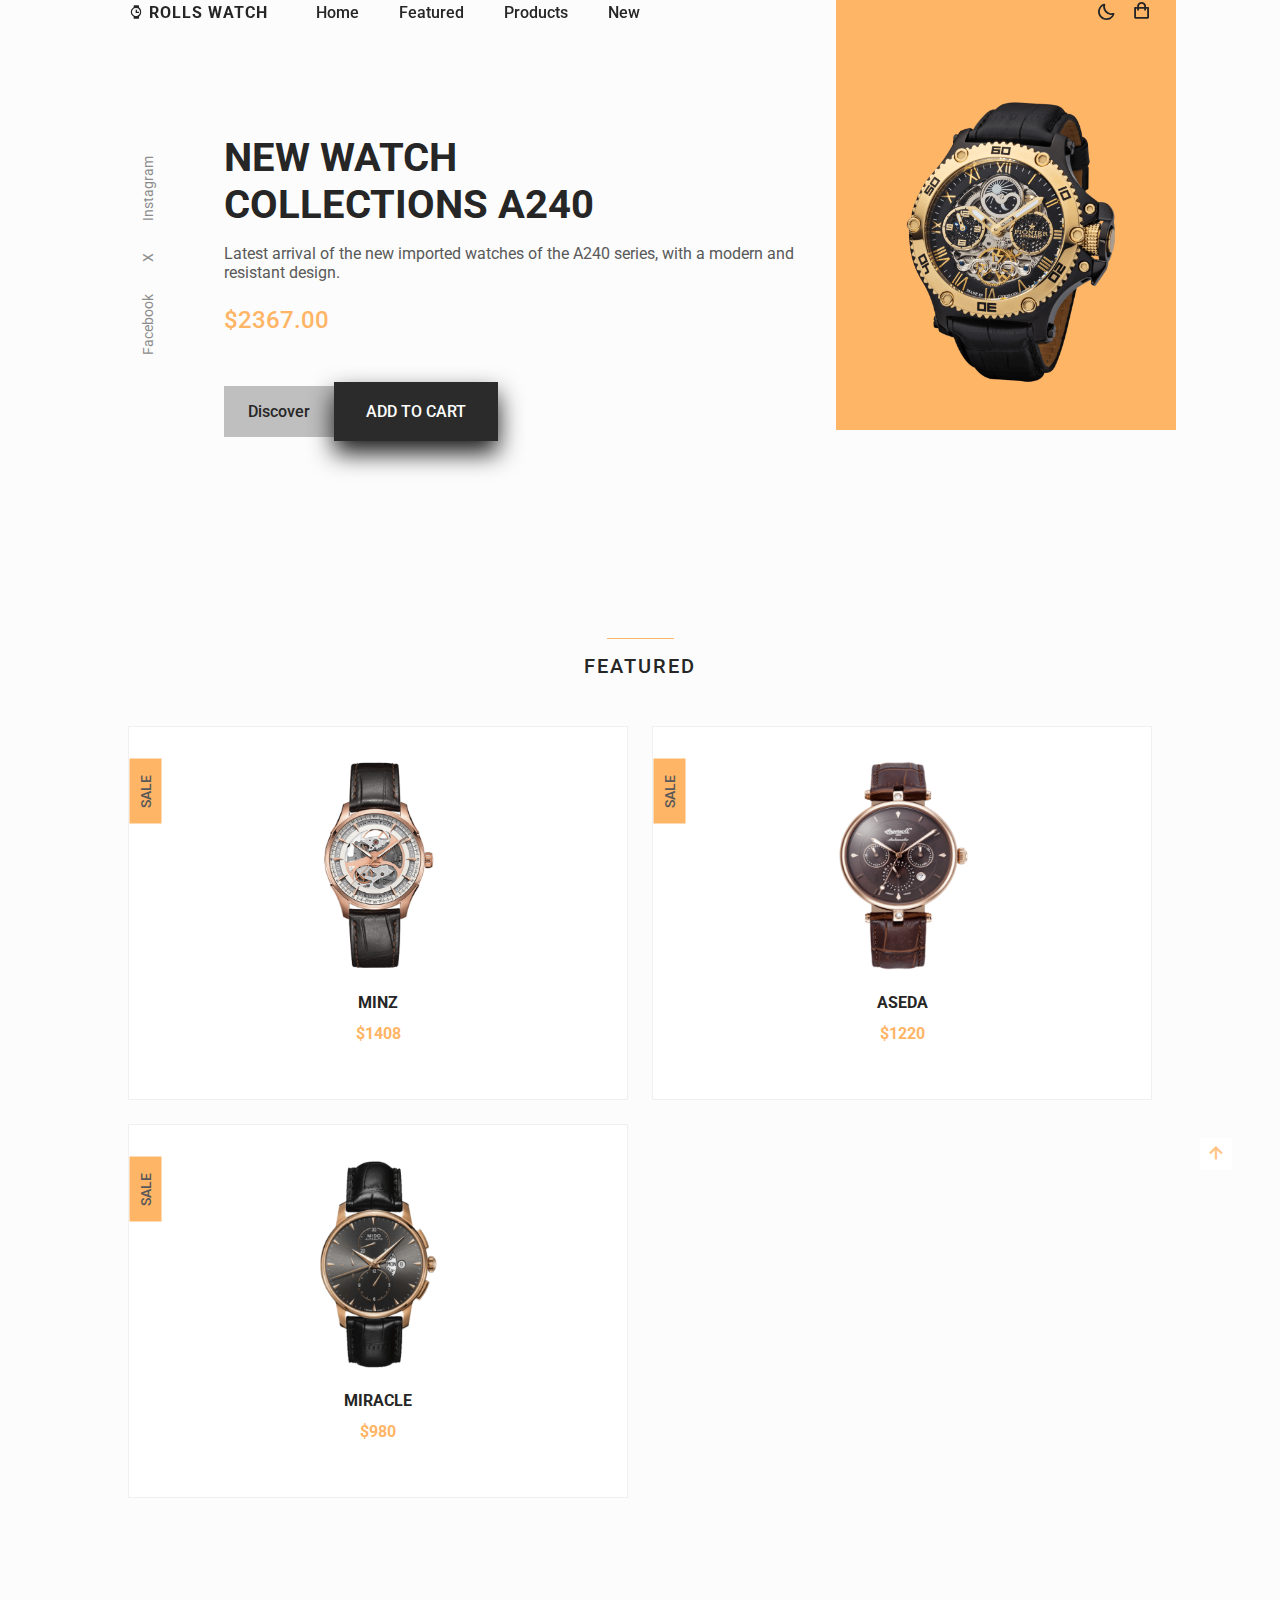
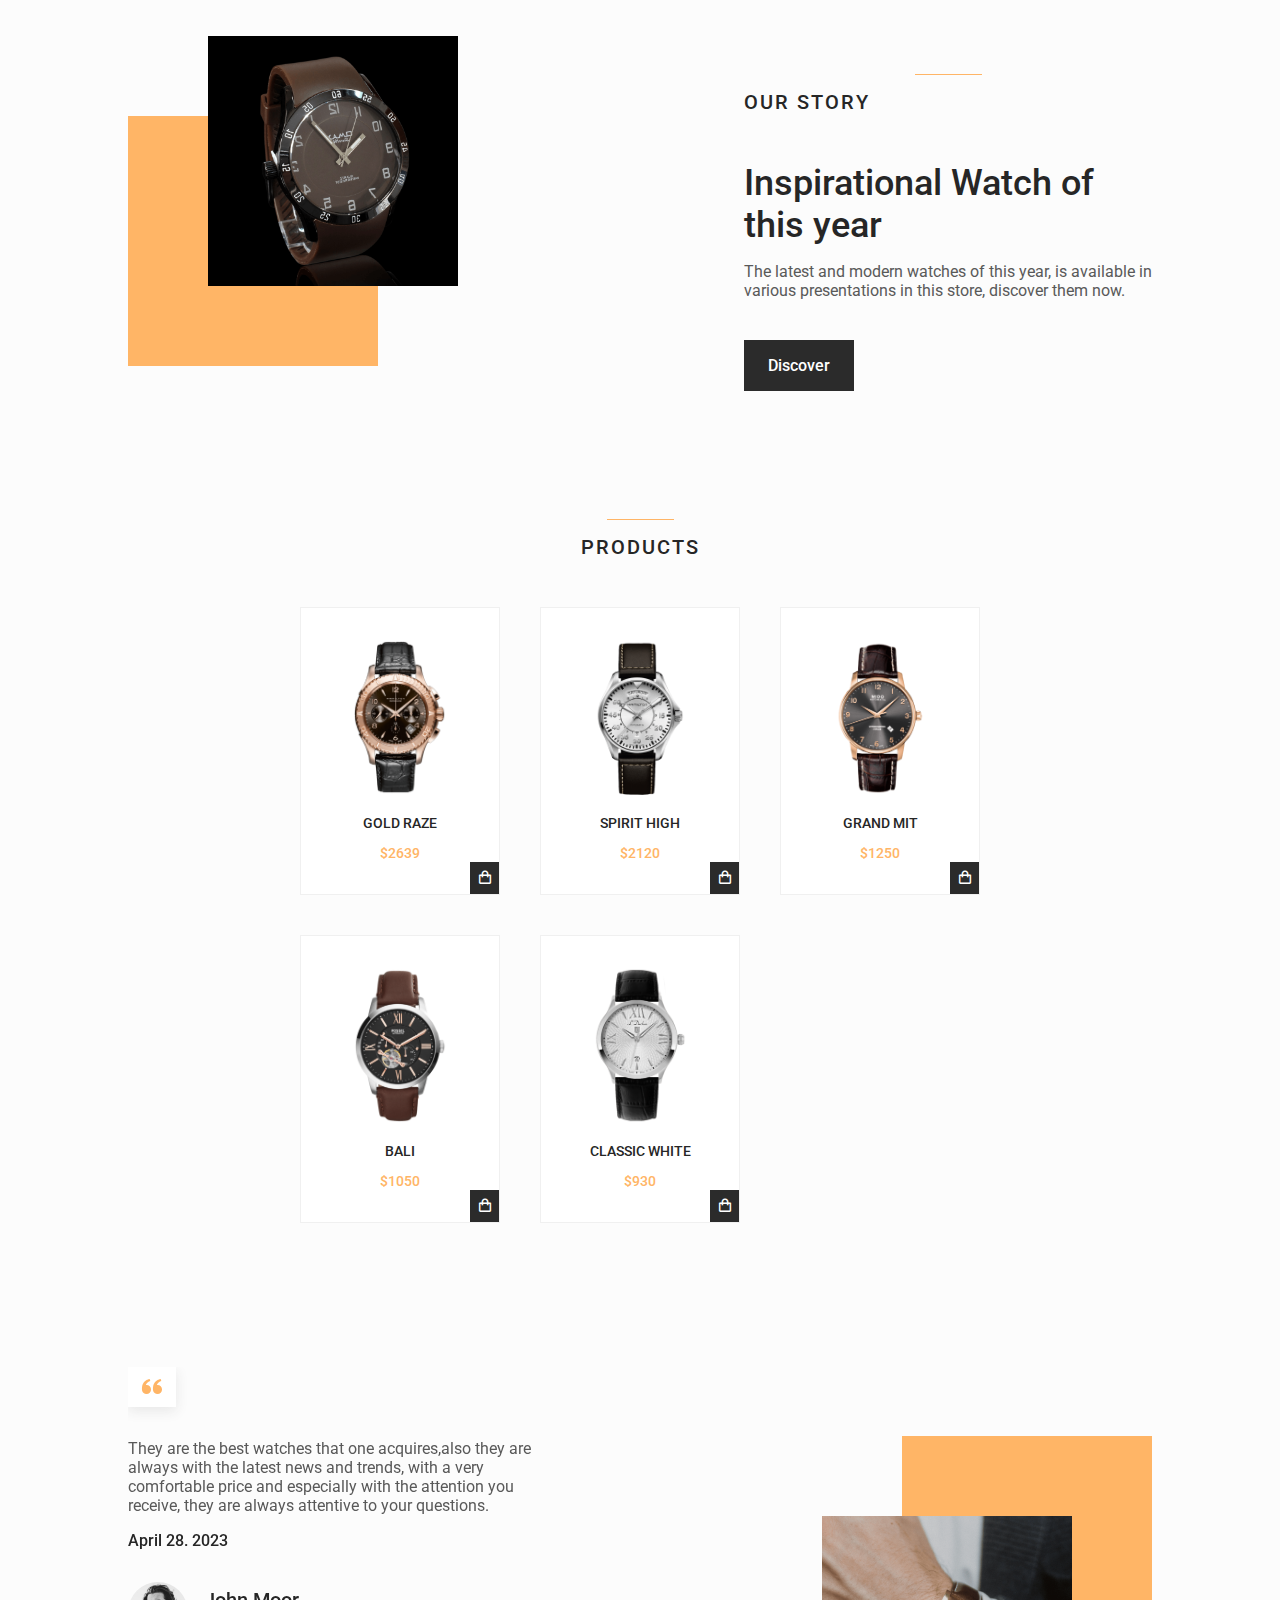
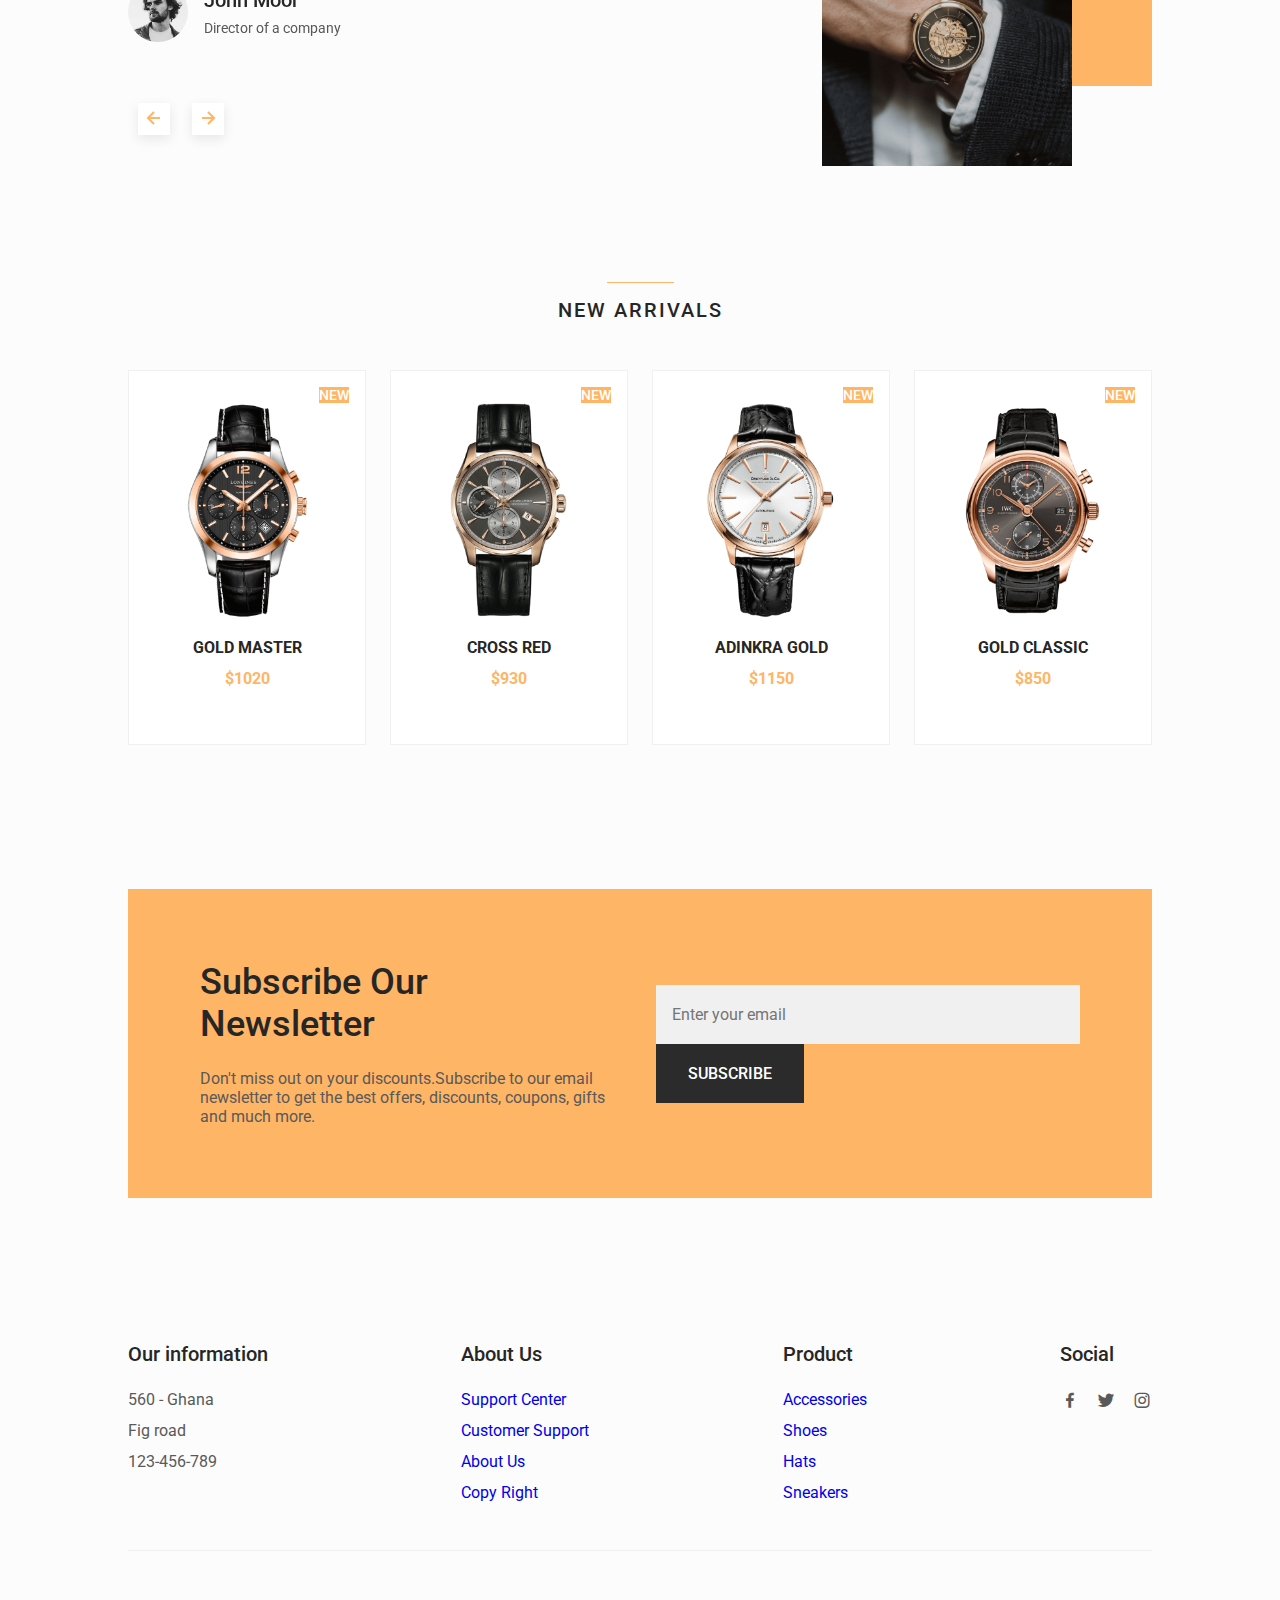
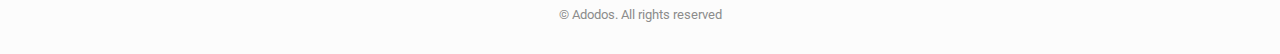
<file: index.html>
<!DOCTYPE html>
<html lang="en">
  <head>
    <meta charset="UTF-8" />
    <meta name="viewport" content="width=device-width, initial-scale=1.0" />

    <!--================= FAVICON ======================-->
    <link
      rel="shortcut icon"
      href="./assets/img/favicon.png"
      type="image/x-icon"
    />

    <!--================= BOXICONS ======================-->
    <link
      rel="stylesheet"
      href="https://cdn.jsdelivr.net/npm/boxicons@latest/css/boxicons.min.css"
    />

    <!--================= SWIPER CSS ======================-->

    <link
      rel="stylesheet"
      href="https://cdn.jsdelivr.net/npm/swiper@11/swiper-bundle.min.css"
    />

    <!--================= CSS ======================-->
    <link rel="stylesheet" href="./assets/css/styles.css" />
    <title>ROLLS WATCHES</title>
  </head>
  <body>
    <!--================= HEADER ======================-->

    <header class="header" id="header">
      <nav class="nav container">
        <a href="#" class="nav_logo"><i class="bx bxs-watch"></i>Rolls Watch</a>
        <div class="nav_menu" id="nav-menu">
          <ul class="nav_list">
            <li class="nav_item">
              <a href="#home" class="nav_link">Home</a>
            </li>
            <li class="nav_item">
              <a href="#featured" class="nav_link">Featured</a>
            </li>
            <li class="nav_item">
              <a href="#products" class="nav_link">Products</a>
            </li>
            <li class="nav_item"><a href="#new" class="nav_link">New</a></li>
          </ul>
          <div class="nav_close" id="nav-close"><i class="bx bx-x"></i></div>
        </div>

        <div class="nav_btns">
          <!-- Theme change button -->
          <i class="bx bx-moon change-theme" id="theme-button"></i>

          <div class="nav_shop" id="cart-shop">
            <i class="bx bx-shopping-bag"></i>
          </div>

          <div class="nav_toggle" id="nav-toggle">
            <i class="bx bx-grid-alt"></i>
          </div>
        </div>
      </nav>
    </header>

    <!--================= CART ======================-->

    <div class="cart" id="cart">
      <i class="bx bx-x cart_close" id="cart-close"></i>

      <h2 class="cart_title-center">My Cart</h2>

      <div class="cart_container">
        <article class="cart_card">
          <div class="ca">
            <img src="./assets/img/featured1.png" alt="" class="cart_img" />
          </div>
          <div class="cart_details">
            <h3 class="cart_title">Minz</h3>
            <span class="cart_price">$1408</span>
            <div class="cart_amount">
              <div class="cart_amount-content">
                <span class="cart_amount-box">
                  <i class="'bx bx-minus"></i>
                </span>
                <span class="cart_amount-number">1</span>

                <span class="cart_amount-box">
                  <i class="'bx bx-plus"></i>
                </span>
              </div>

              <i class="bx bx-trash-alt cart_amount-trash"></i>
            </div>
          </div>
        </article>
        <article class="cart_card">
          <div class="ca">
            <img src="./assets/img/new1.png" alt="" class="cart_img" />
          </div>
          <div class="cart_details">
            <h3 class="cart_title">Gold Master</h3>
            <span class="cart_price">$1020</span>
            <div class="cart_amount">
              <div class="cart_amount-content">
                <span class="cart_amount-box">
                  <i class="'bx bx-minus"></i>
                </span>
                <span class="cart_amount-number">1</span>

                <span class="cart_amount-box">
                  <i class="'bx bx-plus"></i>
                </span>
              </div>

              <i class="bx bx-trash-alt cart_amount-trash"></i>
            </div>
          </div>
        </article>
        <article class="cart_card">
          <div class="ca">
            <img src="./assets/img/new2.png" alt="" class="cart_img" />
          </div>
          <div class="cart_details">
            <h3 class="cart_title">Miracle</h3>
            <span class="cart_price">$980</span>
            <div class="cart_amount">
              <div class="cart_amount-content">
                <span class="cart_amount-box">
                  <i class="'bx bx-minus"></i>
                </span>
                <span class="cart_amount-number">1</span>

                <span class="cart_amount-box">
                  <i class="'bx bx-plus"></i>
                </span>
              </div>

              <i class="bx bx-trash-alt cart_amount-trash"></i>
            </div>
          </div>
        </article>
      </div>
      <div class="cart_prices">
        <span class="cart_prices-item">3 items</span>
        <span class="cart_prices-total">$2880</span>
      </div>
    </div>

    <!--================= MAIN ======================-->

    <main class="main">
      <!--================= HOME ======================-->
      <section class="home" id="home">
        <div class="home_container container grid">
          <div class="home_img-bg">
            <img src="./assets/img/home.png" alt="" class="home_img" />
          </div>
          <div class="home_social">
            <a
              href="https://www.facebook.com/"
              target="_blank"
              class="home_social-link"
              >Facebook</a
            >
            <a
              href="https://twitter.com/home"
              target="_blank"
              class="home_social-link"
              >X</a
            >
            <a
              href="https://www.instagram.com/"
              target="_blank"
              class="home_social-link"
              >Instagram</a
            >
          </div>
          <div class="home_data">
            <h1 class="home_title">
              NEW WATCH <br />
              COLLECTIONS A240
            </h1>
            <p class="home_description">
              Latest arrival of the new imported watches of the A240 series,
              with a modern and resistant design.
            </p>

            <span class="home_price">$2367.00</span>

            <div class="home_btns">
              <a href="#" class="button button--gray button--small">
                Discover
              </a>
              <button class="button home_button">ADD TO CART</button>
            </div>
          </div>
        </div>
      </section>

      <!--================= FEATURED ======================-->
      <section class="featured section container" id="featured">
        <h2 class="section_title">Featured</h2>
        <div class="featured_container grid">
          <article class="featured_card">
            <span class="featured_tag">Sale</span>
            <img src="./assets/img/featured1.png" alt="" class="featured_img" />

            <div class="featured_data">
              <h3 class="featured_title">Minz</h3>
              <span class="featured_price">$1408</span>
            </div>
            <button class="button featured_button">ADD TO CART</button>
          </article>

          <article class="featured_card">
            <span class="featured_tag">Sale</span>
            <img src="./assets/img/featured2.png" alt="" class="featured_img" />

            <div class="featured_data">
              <h3 class="featured_title">Aseda</h3>
              <span class="featured_price">$1220</span>
            </div>
            <button class="button featured_button">ADD TO CART</button>
          </article>

          <article class="featured_card">
            <span class="featured_tag">Sale</span>
            <img src="./assets/img/featured3.png" alt="" class="featured_img" />

            <div class="featured_data">
              <h3 class="featured_title">Miracle</h3>
              <span class="featured_price">$980</span>
            </div>
            <button class="button featured_button">ADD TO CART</button>
          </article>
        </div>
      </section>

      <!--================= STORY ======================-->

      <section class="story section container">
        <div class="story_container grid">
          <div class="story_data">
            <h2 class="section_title story_section-title">Our Story</h2>
            <h1 class="story_title">Inspirational Watch of <br />this year</h1>
            <p class="story_description">
              The latest and modern watches of this year, is available in
              various presentations in this store, discover them now.
            </p>
            <a href="#" class="button button--small">Discover</a>
          </div>
          <div class="story_images">
            <img src="./assets/img/story.png" alt="" class="story_img" />
            <div class="story_square"></div>
          </div>
        </div>
      </section>

      <!--================= PRODUCTS ======================-->
      <section class="products section container" id="products">
        <h2 class="section_title">Products</h2>

        <div class="products_container grid">
          <article class="products_card">
            <img src="./assets/img/product1.png" alt="" class="products_img" />
            <h3 class="products_title">Gold raze</h3>
            <span class="products_price">$2639</span>

            <button class="products_button">
              <i class="bx bx-shopping-bag"></i>
            </button>
          </article>

          <article class="products_card">
            <img src="./assets/img/product2.png" alt="" class="products_img" />
            <h3 class="products_title">Spirit high</h3>
            <span class="products_price">$2120</span>

            <button class="products_button">
              <i class="bx bx-shopping-bag"></i>
            </button>
          </article>

          <article class="products_card">
            <img src="./assets/img/product3.png" alt="" class="products_img" />
            <h3 class="products_title">Grand mit</h3>
            <span class="products_price">$1250</span>

            <button class="products_button">
              <i class="bx bx-shopping-bag"></i>
            </button>
          </article>

          <article class="products_card">
            <img src="./assets/img/product4.png" alt="" class="products_img" />
            <h3 class="products_title">Bali</h3>
            <span class="products_price">$1050</span>

            <button class="products_button">
              <i class="bx bx-shopping-bag"></i>
            </button>
          </article>

          <article class="products_card">
            <img src="./assets/img/product5.png" alt="" class="products_img" />
            <h3 class="products_title">classic white</h3>
            <span class="products_price">$930</span>

            <button class="products_button">
              <i class="bx bx-shopping-bag"></i>
            </button>
          </article>
        </div>
      </section>

      <!--================= TESTIMONIAL======================-->
      <section class="testimonial section container">
        <div class="testimonial_container grid">
          <div class="swiper testimonial-swiper">
            <div class="swiper-wrapper">
              <div class="testimonial_card swiper-slide">
                <div class="testimonial_quote">
                  <i class="bx bxs-quote-alt-left"></i>
                </div>

                <p class="testimonial_description">
                  They are the best watches that one acquires,also they are
                  always with the latest news and trends, with a very
                  comfortable price and especially with the attention you
                  receive, they are always attentive to your questions.
                </p>
                <h3 class="testimonial_date">April 28. 2023</h3>
                <div class="testimonial_perfil">
                  <img
                    src="./assets/img/testimonial1.jpg"
                    alt=""
                    class="testimonial_perfil-img"
                  />
                  <div class="testimonial_perfil-data">
                    <span class="testimonial_perfil-name">John Moor</span>
                    <span class="testimonial_perfil-detail"
                      >Director of a company</span
                    >
                  </div>
                </div>
              </div>

              <div class="testimonial_card swiper-slide">
                <div class="testimonial_quote">
                  <i class="bx bxs-quote-alt-left"></i>
                </div>

                <p class="testimonial_description">
                  They are the best watches that one acquires,also they are
                  always with the latest news and trends, with a very
                  comfortable price and especially with the attention you
                  receive, they are always attentive to your questions.
                </p>
                <h3 class="testimonial_date">May 30. 2023</h3>
                <div class="testimonial_perfil">
                  <img
                    src="./assets/img/testimonial2.jpg"
                    alt=""
                    class="testimonial_perfil-img"
                  />
                  <div class="testimonial_perfil-data">
                    <span class="testimonial_perfil-name">Mary Hopkins</span>
                    <span class="testimonial_perfil-detail"
                      >Director of a company</span
                    >
                  </div>
                </div>
              </div>

              <div class="testimonial_card swiper-slide">
                <div class="testimonial_quote">
                  <i class="bx bxs-quote-alt-left"></i>
                </div>

                <p class="testimonial_description">
                  They are the best watches that one acquires,also they are
                  always with the latest news and trends, with a very
                  comfortable price and especially with the attention you
                  receive, they are always attentive to your questions.
                </p>
                <h3 class="testimonial_date">July 15. 2023</h3>
                <div class="testimonial_perfil">
                  <img
                    src="./assets/img/testimonial3.jpg"
                    alt=""
                    class="testimonial_perfil-img"
                  />
                  <div class="testimonial_perfil-data">
                    <span class="testimonial_perfil-name">Mark Vahn</span>
                    <span class="testimonial_perfil-detail"
                      >Director of a company</span
                    >
                  </div>
                </div>
              </div>
            </div>
            <div class="swiper-button-next">
              <i class="bx bx-right-arrow-alt"></i>
            </div>
            <div class="swiper-button-prev">
              <i class="bx bx-left-arrow-alt"></i>
            </div>
          </div>
          <div class="testimonial_images">
            <div class="testimonial_square">
              <img
                src="./assets/img/testimonial.png"
                alt=""
                class="testimonial_img"
              />
            </div>
          </div>
        </div>
      </section>

      <!--================= NEW ======================-->
      <section class="new section container" id="new">
        <h2 class="section_title">New Arrivals</h2>
        <div class="new_container">
          <div class="swiper new-swiper">
            <div class="swiper-wrapper">
              <article class="new_card swiper-slide">
                <span class="new_tag"> New </span>
                <img src="./assets/img/new1.png" alt="" class="new_img" />
                <div class="new_data">
                  <h3 class="new_title">Gold master</h3>
                  <span class="new_price">$1020</span>
                </div>

                <button class="button new_button">ADD TO CART</button>
              </article>

              <article class="new_card swiper-slide">
                <span class="new_tag"> New </span>
                <img src="./assets/img/new2.png" alt="" class="new_img" />
                <div class="new_data">
                  <h3 class="new_title">Cross Red</h3>
                  <span class="new_price">$930</span>
                </div>

                <button class="button new_button">ADD TO CART</button>
              </article>

              <article class="new_card swiper-slide">
                <span class="new_tag"> New </span>
                <img src="./assets/img/new3.png" alt="" class="new_img" />
                <div class="new_data">
                  <h3 class="new_title">Adinkra Gold</h3>
                  <span class="new_price">$1150</span>
                </div>

                <button class="button new_button">ADD TO CART</button>
              </article>

              <article class="new_card swiper-slide">
                <span class="new_tag"> New </span>
                <img src="./assets/img/new4.png" alt="" class="new_img" />
                <div class="new_data">
                  <h3 class="new_title">Gold Classic</h3>
                  <span class="new_price">$850</span>
                </div>

                <button class="button new_button">ADD TO CART</button>
              </article>
            </div>
          </div>
        </div>
      </section>

      <!--================= NEWSLETTER ======================-->
      <section class="newsletter section container">
        <div class="newsletter_bg grid">
          <div>
            <h2 class="newsletter_title">Subscribe Our <br />Newsletter</h2>
            <p class="newsletter_description">
              Don't miss out on your discounts.Subscribe to our email newsletter
              to get the best offers, discounts, coupons, gifts and much more.
            </p>
          </div>
          <form action="" class="newsletter_subsrcibe">
            <input
              type="email"
              placeholder="Enter your email"
              class="newsletter_input"
            />
            <button class="button">SUBSCRIBE</button>
          </form>
        </div>
      </section>
    </main>

    <!--================= FOOTER ======================-->
    <footer class="footer section">
      <div class="footer_container container grid">
        <div class="footer_content">
          <h3 class="footer_title">Our information</h3>
          <ul class="footer_list">
            <li>560 - Ghana</li>
            <li>Fig road</li>
            <li>123-456-789</li>
          </ul>
        </div>

        <div class="footer_content">
          <h3 class="footer_title">About Us</h3>
          <ul class="footer_links">
            <li>
              <a href="#" class="footer_link">Support Center</a>
            </li>
            <li>
              <a href="#" class="footer_link">Customer Support</a>
            </li>
            <li>
              <a href="#" class="footer_link">About Us</a>
            </li>
            <li>
              <a href="#" class="footer_link">Copy Right</a>
            </li>
          </ul>
        </div>

        <div class="footer_content">
          <h3 class="footer_title">Product</h3>
          <ul class="footer_links">
            <li>
              <a href="#" class="footer_link">Accessories</a>
            </li>
            <li>
              <a href="#" class="footer_link">Shoes</a>
            </li>
            <li>
              <a href="#" class="footer_link">Hats</a>
            </li>
            <li>
              <a href="#" class="footer_link">Sneakers</a>
            </li>
          </ul>
        </div>

        <div class="footer_content">
          <h3 class="footer_title">Social</h3>
          <ul class="footer_social">
            <li>
              <a
                href="https://www.facebook.com"
                target="blank"
                class="footer_social-link"
                ><i class="bx bxl-facebook"></i
              ></a>
            </li>
            <li>
              <a
                href="https://www.twitter.com"
                target="blank"
                class="footer_social-link"
                ><i class="bx bxl-twitter"></i
              ></a>
            </li>
            <li>
              <a
                href="https://www.instagram.com"
                target="blank"
                class="footer_social-link"
                ><i class="bx bxl-instagram"></i
              ></a>
            </li>
          </ul>
        </div>
      </div>

      <span class="footer_copy">&#169; Adodos. All rights reserved</span>
    </footer>

    <!--================= SCROLL UP ======================-->
    <a href="" class="scrollup" id="scroll-up">
      <i class="bx bx-up-arrow-alt scrollup_icon"></i>
    </a>
    <!--================= SWIPER JS======================-->
    <script src="https://cdn.jsdelivr.net/npm/swiper@11/swiper-bundle.min.js"></script>

    <!--================= MAIN JS ======================-->
    <script src="./assets/js/main.js"></script>
  </body>
</html>
</file>
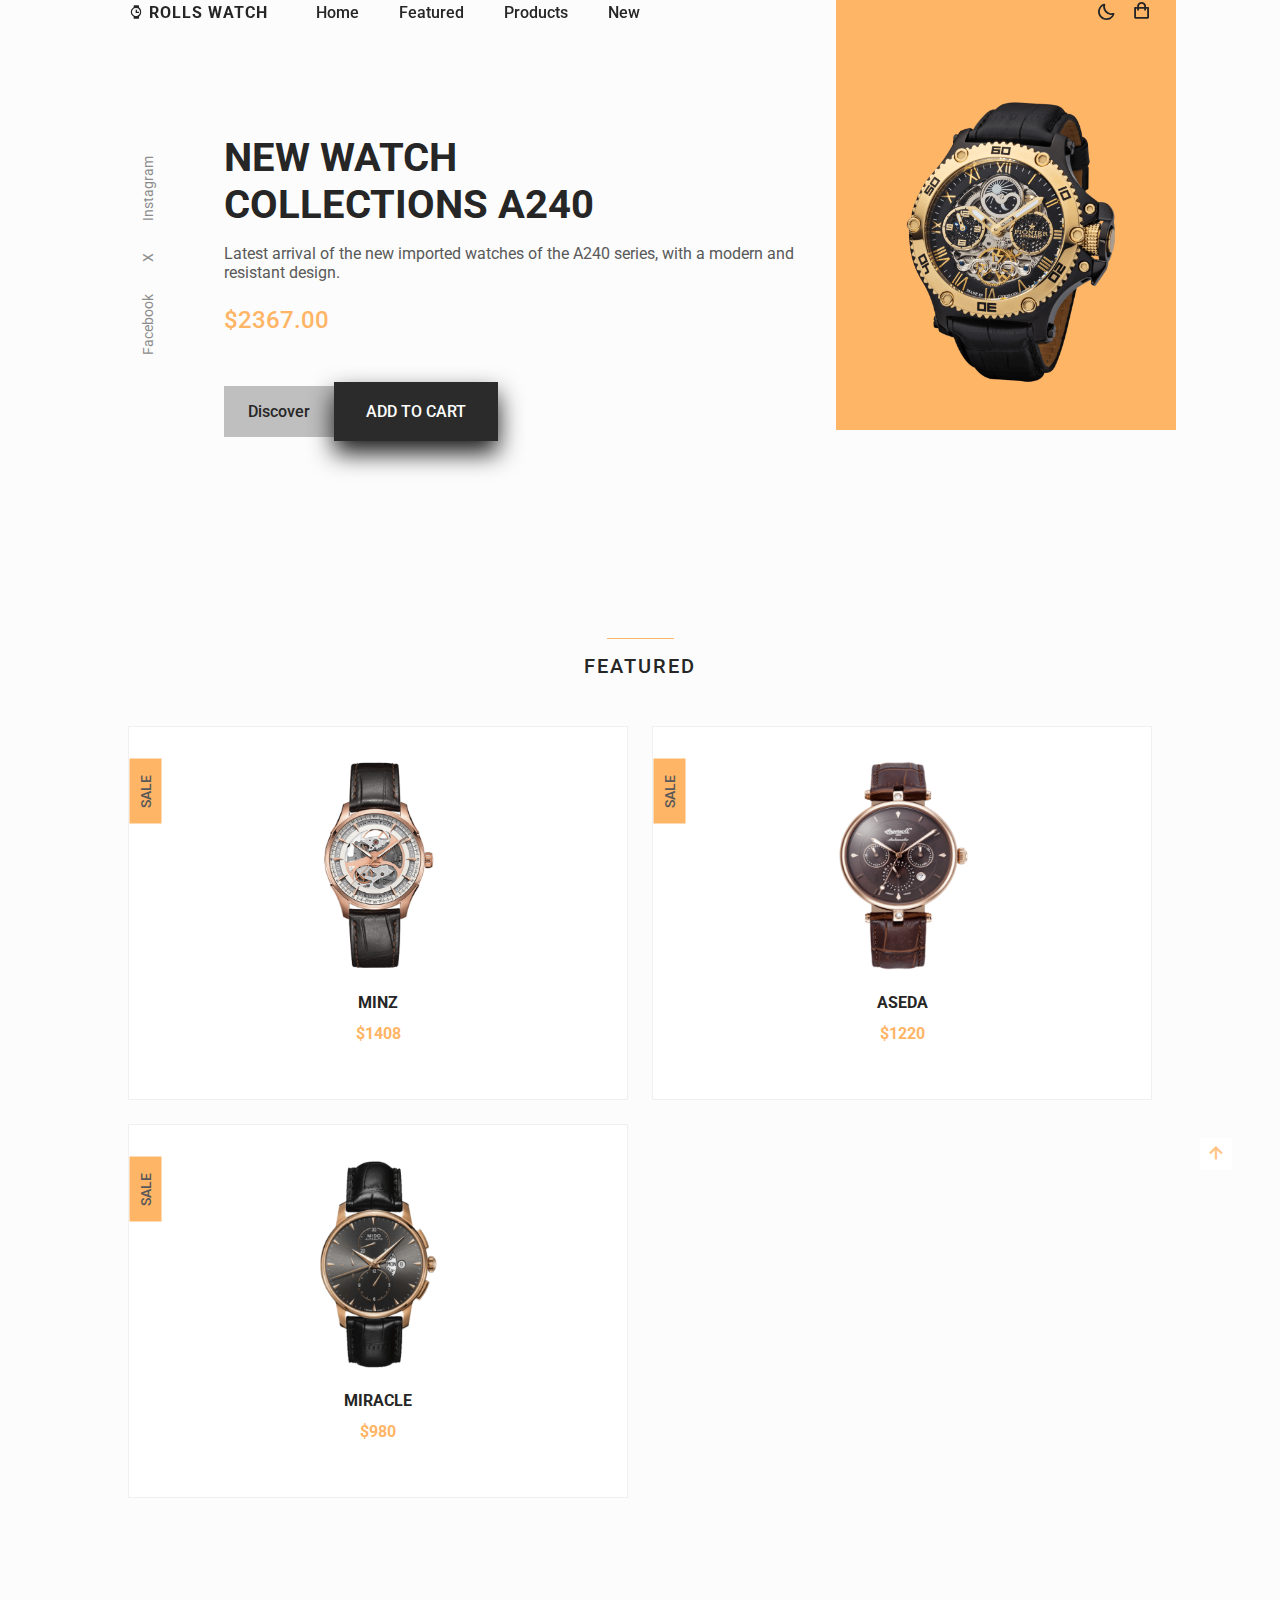
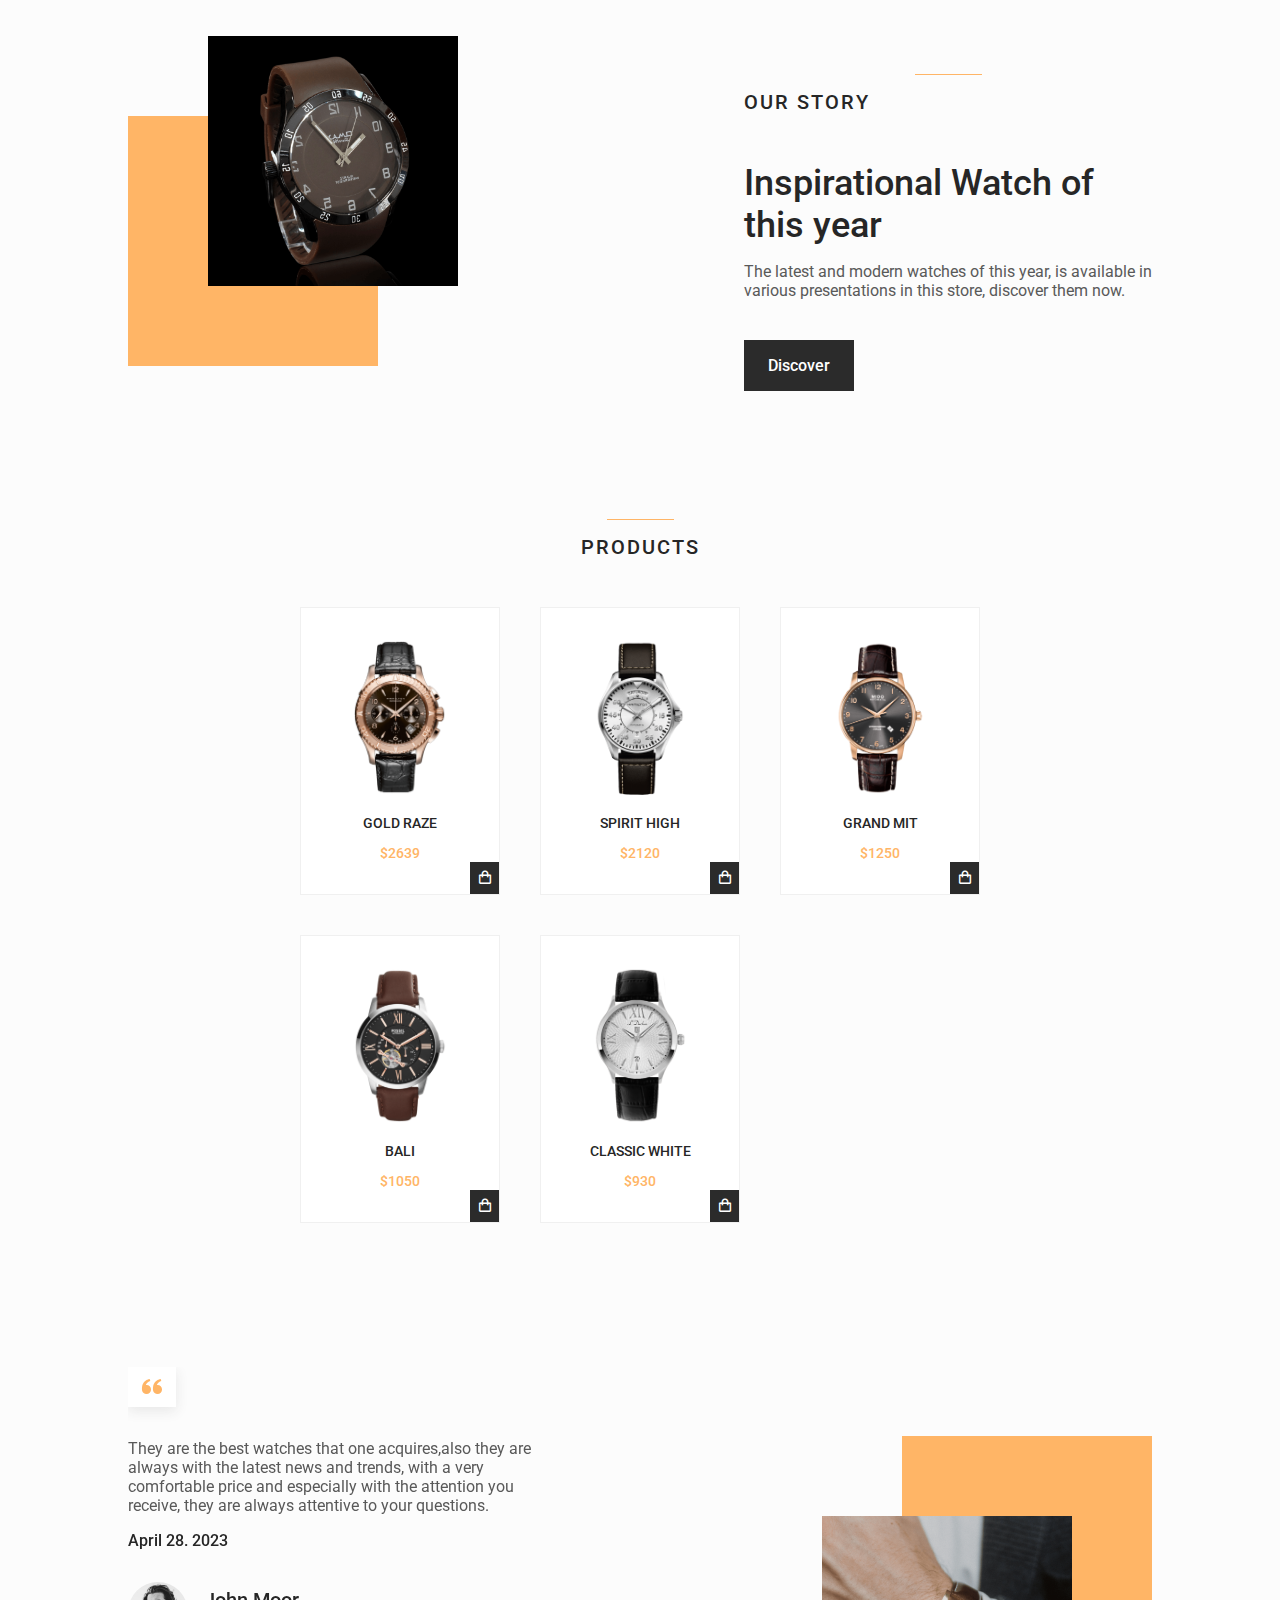
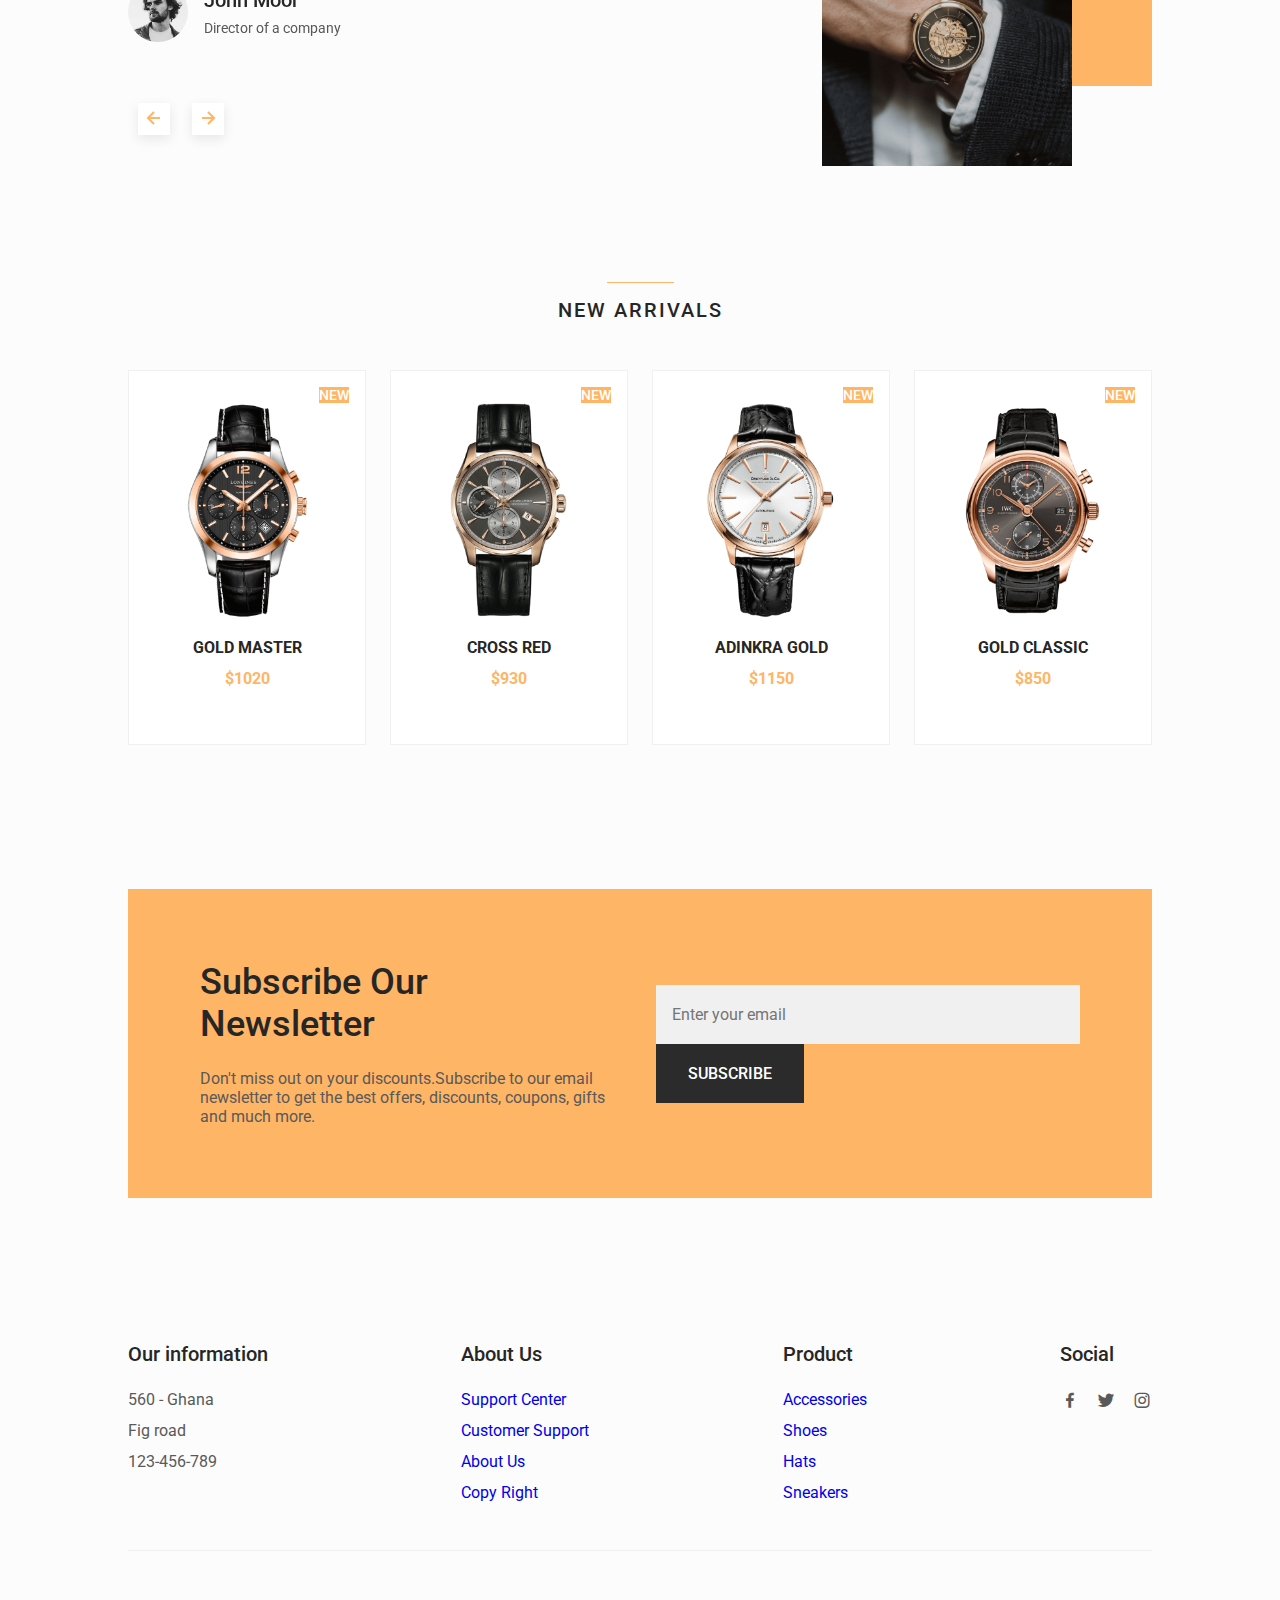
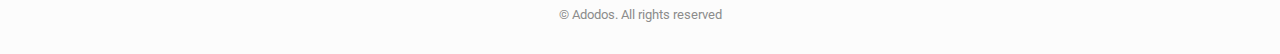
<file: assets/index.html>
<!DOCTYPE html>
<html lang="en">
  <head>
    <meta charset="UTF-8" />
    <meta name="viewport" content="width=device-width, initial-scale=1.0" />

    <!--================= FAVICON ======================-->
    <link
      rel="shortcut icon"
      href="/assets/img/favicon.png"
      type="image/x-icon"
    />

    <!--================= BOXICONS ======================-->
    <link
      rel="stylesheet"
      href="https://cdn.jsdelivr.net/npm/boxicons@latest/css/boxicons.min.css"
    />

    <!--================= SWIPER CSS ======================-->

    <link
      rel="stylesheet"
      href="https://cdn.jsdelivr.net/npm/swiper@11/swiper-bundle.min.css"
    />

    <!--================= CSS ======================-->
    <link rel="stylesheet" href="/assets/css/styles.css" />
    <title>ROLLS WATCHES</title>
  </head>
  <body>
    <!--================= HEADER ======================-->

    <header class="header" id="header">
      <nav class="nav container">
        <a href="#" class="nav_logo"><i class="bx bxs-watch"></i>Rolls Watch</a>
        <div class="nav_menu" id="nav-menu">
          <ul class="nav_list">
            <li class="nav_item">
              <a href="#home" class="nav_link">Home</a>
            </li>
            <li class="nav_item">
              <a href="#featured" class="nav_link">Featured</a>
            </li>
            <li class="nav_item">
              <a href="#products" class="nav_link">Products</a>
            </li>
            <li class="nav_item"><a href="#new" class="nav_link">New</a></li>
          </ul>
          <div class="nav_close" id="nav-close"><i class="bx bx-x"></i></div>
        </div>

        <div class="nav_btns">
          <!-- Theme change button -->
          <i class="bx bx-moon change-theme" id="theme-button"></i>

          <div class="nav_shop" id="cart-shop">
            <i class="bx bx-shopping-bag"></i>
          </div>

          <div class="nav_toggle" id="nav-toggle">
            <i class="bx bx-grid-alt"></i>
          </div>
        </div>
      </nav>
    </header>

    <!--================= CART ======================-->

    <div class="cart" id="cart">
      <i class="bx bx-x cart_close" id="cart-close"></i>

      <h2 class="cart_title-center">My Cart</h2>

      <div class="cart_container">
        <article class="cart_card">
          <div class="ca">
            <img src="/assets/img/featured1.png" alt="" class="cart_img" />
          </div>
          <div class="cart_details">
            <h3 class="cart_title">Minz</h3>
            <span class="cart_price">$1408</span>
            <div class="cart_amount">
              <div class="cart_amount-content">
                <span class="cart_amount-box">
                  <i class="'bx bx-minus"></i>
                </span>
                <span class="cart_amount-number">1</span>

                <span class="cart_amount-box">
                  <i class="'bx bx-plus"></i>
                </span>
              </div>

              <i class="bx bx-trash-alt cart_amount-trash"></i>
            </div>
          </div>
        </article>
        <article class="cart_card">
          <div class="ca">
            <img src="/assets/img/new1.png" alt="" class="cart_img" />
          </div>
          <div class="cart_details">
            <h3 class="cart_title">Gold Master</h3>
            <span class="cart_price">$1020</span>
            <div class="cart_amount">
              <div class="cart_amount-content">
                <span class="cart_amount-box">
                  <i class="'bx bx-minus"></i>
                </span>
                <span class="cart_amount-number">1</span>

                <span class="cart_amount-box">
                  <i class="'bx bx-plus"></i>
                </span>
              </div>

              <i class="bx bx-trash-alt cart_amount-trash"></i>
            </div>
          </div>
        </article>
        <article class="cart_card">
          <div class="ca">
            <img src="/assets/img/new2.png" alt="" class="cart_img" />
          </div>
          <div class="cart_details">
            <h3 class="cart_title">Miracle</h3>
            <span class="cart_price">$980</span>
            <div class="cart_amount">
              <div class="cart_amount-content">
                <span class="cart_amount-box">
                  <i class="'bx bx-minus"></i>
                </span>
                <span class="cart_amount-number">1</span>

                <span class="cart_amount-box">
                  <i class="'bx bx-plus"></i>
                </span>
              </div>

              <i class="bx bx-trash-alt cart_amount-trash"></i>
            </div>
          </div>
        </article>
      </div>
      <div class="cart_prices">
        <span class="cart_prices-item">3 items</span>
        <span class="cart_prices-total">$2880</span>
      </div>
    </div>

    <!--================= MAIN ======================-->

    <main class="main">
      <!--================= HOME ======================-->
      <section class="home" id="home">
        <div class="home_container container grid">
          <div class="home_img-bg">
            <img src="/assets/img/home.png" alt="" class="home_img" />
          </div>
          <div class="home_social">
            <a
              href="https://www.facebook.com/"
              target="_blank"
              class="home_social-link"
              >Facebook</a
            >
            <a
              href="https://twitter.com/home"
              target="_blank"
              class="home_social-link"
              >X</a
            >
            <a
              href="https://www.instagram.com/"
              target="_blank"
              class="home_social-link"
              >Instagram</a
            >
          </div>
          <div class="home_data">
            <h1 class="home_title">
              NEW WATCH <br />
              COLLECTIONS A240
            </h1>
            <p class="home_description">
              Latest arrival of the new imported watches of the A240 series,
              with a modern and resistant design.
            </p>

            <span class="home_price">$2367.00</span>

            <div class="home_btns">
              <a href="#" class="button button--gray button--small">
                Discover
              </a>
              <button class="button home_button">ADD TO CART</button>
            </div>
          </div>
        </div>
      </section>

      <!--================= FEATURED ======================-->
      <section class="featured section container" id="featured">
        <h2 class="section_title">Featured</h2>
        <div class="featured_container grid">
          <article class="featured_card">
            <span class="featured_tag">Sale</span>
            <img src="/assets/img/featured1.png" alt="" class="featured_img" />

            <div class="featured_data">
              <h3 class="featured_title">Minz</h3>
              <span class="featured_price">$1408</span>
            </div>
            <button class="button featured_button">ADD TO CART</button>
          </article>

          <article class="featured_card">
            <span class="featured_tag">Sale</span>
            <img src="/assets/img/featured2.png" alt="" class="featured_img" />

            <div class="featured_data">
              <h3 class="featured_title">Aseda</h3>
              <span class="featured_price">$1220</span>
            </div>
            <button class="button featured_button">ADD TO CART</button>
          </article>

          <article class="featured_card">
            <span class="featured_tag">Sale</span>
            <img src="/assets/img/featured3.png" alt="" class="featured_img" />

            <div class="featured_data">
              <h3 class="featured_title">Miracle</h3>
              <span class="featured_price">$980</span>
            </div>
            <button class="button featured_button">ADD TO CART</button>
          </article>
        </div>
      </section>

      <!--================= STORY ======================-->

      <section class="story section container">
        <div class="story_container grid">
          <div class="story_data">
            <h2 class="section_title story_section-title">Our Story</h2>
            <h1 class="story_title">Inspirational Watch of <br />this year</h1>
            <p class="story_description">
              The latest and modern watches of this year, is available in
              various presentations in this store, discover them now.
            </p>
            <a href="#" class="button button--small">Discover</a>
          </div>
          <div class="story_images">
            <img src="/assets/img/story.png" alt="" class="story_img" />
            <div class="story_square"></div>
          </div>
        </div>
      </section>

      <!--================= PRODUCTS ======================-->
      <section class="products section container" id="products">
        <h2 class="section_title">Products</h2>

        <div class="products_container grid">
          <article class="products_card">
            <img src="/assets/img/product1.png" alt="" class="products_img" />
            <h3 class="products_title">Gold raze</h3>
            <span class="products_price">$2639</span>

            <button class="products_button">
              <i class="bx bx-shopping-bag"></i>
            </button>
          </article>

          <article class="products_card">
            <img src="/assets/img/product2.png" alt="" class="products_img" />
            <h3 class="products_title">Spirit high</h3>
            <span class="products_price">$2120</span>

            <button class="products_button">
              <i class="bx bx-shopping-bag"></i>
            </button>
          </article>

          <article class="products_card">
            <img src="/assets/img/product3.png" alt="" class="products_img" />
            <h3 class="products_title">Grand mit</h3>
            <span class="products_price">$1250</span>

            <button class="products_button">
              <i class="bx bx-shopping-bag"></i>
            </button>
          </article>

          <article class="products_card">
            <img src="/assets/img/product4.png" alt="" class="products_img" />
            <h3 class="products_title">Bali</h3>
            <span class="products_price">$1050</span>

            <button class="products_button">
              <i class="bx bx-shopping-bag"></i>
            </button>
          </article>

          <article class="products_card">
            <img src="/assets/img/product5.png" alt="" class="products_img" />
            <h3 class="products_title">classic white</h3>
            <span class="products_price">$930</span>

            <button class="products_button">
              <i class="bx bx-shopping-bag"></i>
            </button>
          </article>
        </div>
      </section>

      <!--================= TESTIMONIAL======================-->
      <section class="testimonial section container">
        <div class="testimonial_container grid">
          <div class="swiper testimonial-swiper">
            <div class="swiper-wrapper">
              <div class="testimonial_card swiper-slide">
                <div class="testimonial_quote">
                  <i class="bx bxs-quote-alt-left"></i>
                </div>

                <p class="testimonial_description">
                  They are the best watches that one acquires,also they are
                  always with the latest news and trends, with a very
                  comfortable price and especially with the attention you
                  receive, they are always attentive to your questions.
                </p>
                <h3 class="testimonial_date">April 28. 2023</h3>
                <div class="testimonial_perfil">
                  <img
                    src="/assets/img/testimonial1.jpg"
                    alt=""
                    class="testimonial_perfil-img"
                  />
                  <div class="testimonial_perfil-data">
                    <span class="testimonial_perfil-name">John Moor</span>
                    <span class="testimonial_perfil-detail"
                      >Director of a company</span
                    >
                  </div>
                </div>
              </div>

              <div class="testimonial_card swiper-slide">
                <div class="testimonial_quote">
                  <i class="bx bxs-quote-alt-left"></i>
                </div>

                <p class="testimonial_description">
                  They are the best watches that one acquires,also they are
                  always with the latest news and trends, with a very
                  comfortable price and especially with the attention you
                  receive, they are always attentive to your questions.
                </p>
                <h3 class="testimonial_date">May 30. 2023</h3>
                <div class="testimonial_perfil">
                  <img
                    src="/assets/img/testimonial2.jpg"
                    alt=""
                    class="testimonial_perfil-img"
                  />
                  <div class="testimonial_perfil-data">
                    <span class="testimonial_perfil-name">Mary Hopkins</span>
                    <span class="testimonial_perfil-detail"
                      >Director of a company</span
                    >
                  </div>
                </div>
              </div>

              <div class="testimonial_card swiper-slide">
                <div class="testimonial_quote">
                  <i class="bx bxs-quote-alt-left"></i>
                </div>

                <p class="testimonial_description">
                  They are the best watches that one acquires,also they are
                  always with the latest news and trends, with a very
                  comfortable price and especially with the attention you
                  receive, they are always attentive to your questions.
                </p>
                <h3 class="testimonial_date">July 15. 2023</h3>
                <div class="testimonial_perfil">
                  <img
                    src="/assets/img/testimonial3.jpg"
                    alt=""
                    class="testimonial_perfil-img"
                  />
                  <div class="testimonial_perfil-data">
                    <span class="testimonial_perfil-name">Mark Vahn</span>
                    <span class="testimonial_perfil-detail"
                      >Director of a company</span
                    >
                  </div>
                </div>
              </div>
            </div>
            <div class="swiper-button-next">
              <i class="bx bx-right-arrow-alt"></i>
            </div>
            <div class="swiper-button-prev">
              <i class="bx bx-left-arrow-alt"></i>
            </div>
          </div>
          <div class="testimonial_images">
            <div class="testimonial_square">
              <img
                src="/assets/img/testimonial.png"
                alt=""
                class="testimonial_img"
              />
            </div>
          </div>
        </div>
      </section>

      <!--================= NEW ======================-->
      <section class="new section container" id="new">
        <h2 class="section_title">New Arrivals</h2>
        <div class="new_container">
          <div class="swiper new-swiper">
            <div class="swiper-wrapper">
              <article class="new_card swiper-slide">
                <span class="new_tag"> New </span>
                <img src="/assets/img/new1.png" alt="" class="new_img" />
                <div class="new_data">
                  <h3 class="new_title">Gold master</h3>
                  <span class="new_price">$1020</span>
                </div>

                <button class="button new_button">ADD TO CART</button>
              </article>

              <article class="new_card swiper-slide">
                <span class="new_tag"> New </span>
                <img src="/assets/img/new2.png" alt="" class="new_img" />
                <div class="new_data">
                  <h3 class="new_title">Cross Red</h3>
                  <span class="new_price">$930</span>
                </div>

                <button class="button new_button">ADD TO CART</button>
              </article>

              <article class="new_card swiper-slide">
                <span class="new_tag"> New </span>
                <img src="/assets/img/new3.png" alt="" class="new_img" />
                <div class="new_data">
                  <h3 class="new_title">Adinkra Gold</h3>
                  <span class="new_price">$1150</span>
                </div>

                <button class="button new_button">ADD TO CART</button>
              </article>

              <article class="new_card swiper-slide">
                <span class="new_tag"> New </span>
                <img src="/assets/img/new4.png" alt="" class="new_img" />
                <div class="new_data">
                  <h3 class="new_title">Gold Classic</h3>
                  <span class="new_price">$850</span>
                </div>

                <button class="button new_button">ADD TO CART</button>
              </article>
            </div>
          </div>
        </div>
      </section>

      <!--================= NEWSLETTER ======================-->
      <section class="newsletter section container">
        <div class="newsletter_bg grid">
          <div>
            <h2 class="newsletter_title">Subscribe Our <br />Newsletter</h2>
            <p class="newsletter_description">
              Don't miss out on your discounts.Subscribe to our email newsletter
              to get the best offers, discounts, coupons, gifts and much more.
            </p>
          </div>
          <form action="" class="newsletter_subsrcibe">
            <input
              type="email"
              placeholder="Enter your email"
              class="newsletter_input"
            />
            <button class="button">SUBSCRIBE</button>
          </form>
        </div>
      </section>
    </main>

    <!--================= FOOTER ======================-->
    <footer class="footer section">
      <div class="footer_container container grid">
        <div class="footer_content">
          <h3 class="footer_title">Our information</h3>
          <ul class="footer_list">
            <li>560 - Ghana</li>
            <li>Fig road</li>
            <li>123-456-789</li>
          </ul>
        </div>

        <div class="footer_content">
          <h3 class="footer_title">About Us</h3>
          <ul class="footer_links">
            <li>
              <a href="#" class="footer_link">Support Center</a>
            </li>
            <li>
              <a href="#" class="footer_link">Customer Support</a>
            </li>
            <li>
              <a href="#" class="footer_link">About Us</a>
            </li>
            <li>
              <a href="#" class="footer_link">Copy Right</a>
            </li>
          </ul>
        </div>

        <div class="footer_content">
          <h3 class="footer_title">Product</h3>
          <ul class="footer_links">
            <li>
              <a href="#" class="footer_link">Accessories</a>
            </li>
            <li>
              <a href="#" class="footer_link">Shoes</a>
            </li>
            <li>
              <a href="#" class="footer_link">Hats</a>
            </li>
            <li>
              <a href="#" class="footer_link">Sneakers</a>
            </li>
          </ul>
        </div>

        <div class="footer_content">
          <h3 class="footer_title">Social</h3>
          <ul class="footer_social">
            <li>
              <a
                href="https://www.facebook.com"
                target="blank"
                class="footer_social-link"
                ><i class="bx bxl-facebook"></i
              ></a>
            </li>
            <li>
              <a
                href="https://www.twitter.com"
                target="blank"
                class="footer_social-link"
                ><i class="bx bxl-twitter"></i
              ></a>
            </li>
            <li>
              <a
                href="https://www.instagram.com"
                target="blank"
                class="footer_social-link"
                ><i class="bx bxl-instagram"></i
              ></a>
            </li>
          </ul>
        </div>
      </div>

      <span class="footer_copy">&#169; Adodos. All rights reserved</span>
    </footer>

    <!--================= SCROLL UP ======================-->
    <a href="" class="scrollup" id="scroll-up">
      <i class="bx bx-up-arrow-alt scrollup_icon"></i>
    </a>
    <!--================= SWIPER JS======================-->
    <script src="https://cdn.jsdelivr.net/npm/swiper@11/swiper-bundle.min.js"></script>

    <!--================= MAIN JS ======================-->
    <script src="/assets/js/main.js"></script>
  </body>
</html>
</file>
<file: assets/css/styles.css>
/* ================= GOOGLE FONTS ================ */
@import url("https://fonts.googleapis.com/css2?family=Roboto&display=swap");

/* ================= VARIABLES CSS ================ */
:root {
  --header-height: 3.5rem;

  /* ================= COLORS ================ */
  /* Color mode HSL(hue,saturation,lightness) */

  --first-color: hsl(31, 100%, 70%);
  --button-color: hsl(0, 0%, 17%);
  --button-color-alt: hsl(0, 0%, 21%);
  --title-color: hsl(0, 0%, 15%);
  --text-color: hsl(0, 0%, 35%);
  --text-color-light: hsl(0, 0%, 55%);
  --body-color: hsl(0, 0%, 99%);
  --container-color: #fff;
  --border-color: hsl(0, 0%, 94%);

  /* ================= Font and typography ================ */
  /* .5rem = 8px  | 1 rem = 16px ... */
  --body-font: "Roboto", sans-serif;

  --biggest-font-size: 2rem;
  --h1-font-size: 1.5rem;
  --h2-font-size: 1.25rem;
  --h3-font-size: 1rem;
  --normal-font-size: 0.938rem;
  --small-font-size: 0.813rem;
  --smaller-font-size: 0.75rem;

  /* ================= Font weight ================ */

  --font-medium: 500;
  --font-bold: 700;

  /* ================= Margins Bottom ================ */
  /* .5rem = 8px  | 1 rem = 16px ... */

  --md-0-5: 0.5rem;
  --mb-0-75: 0.75rem;
  --mb-1: 1rem;
  --mb-1-5: 1.5rem;
  --mb-2: 2rem;
  --mb-2-5: 2.5rem;
  --mb-3: 3rem;

  /* ================= z index ================ */

  --z-tooltip: 10;
  --z-fixed: 100;
}

/* Responsive typography */
@media screen and (min-width: 968px) {
  :root {
    --biggest-font-size: 2.5rem;
    --h1-font-size: 2.25rem;
    --h2-font-size: 1.5rem;
    --h3-font-size: 1.25rem;
    --normal-font-size: 1rem;
    --small-font-size: 0.875rem;
    --smaller-font-size: 0.813rem;
  }
}
/* ================= Base================ */
* {
  margin: 0;
  padding: 0;
  box-sizing: border-box;
}

html {
  scroll-behavior: smooth;
}

body,
button,
input {
  font-family: var(--body-font);
  font-size: var(--normal-font-size);
}

body {
  margin: 0;
  background-color: var(--body-color);
  color: var(--text-color);
  /* For animation dark mode */
  transition: 0.4s;
}

h1,
h2,
h3,
h4 {
  color: var(--title-color);
  font-weight: var(--font-medium);
}
ul {
  list-style: none;
}

a {
  text-decoration: none;
}

img {
  max-width: 100%;
  height: auto;
}

button {
  cursor: pointer;
  border: none;
  outline: none;
}

/* ================= Theme================ */

/* ================= Variables Dark theme ================ */
body.dark-theme {
  --first-color: hsl(31, 76%, 74%);
  --button-color: hsl(0, 0%, 24%);
  --button-color-alt: hsl(0, 0%, 28%);
  --title-color: hsl(0, 0%, 95%);
  --text-color: hsl(0, 0%, 75%);
  --body-color: hsl(0, 0%, 12%);
  --container-color: hsl(0, 05, 16%);
  --border-color: hsl(0, 0%, 20%);
}
/* ================= Button Dark/Light ================ */
.change-theme {
  color: var(--title-color);
  font-size: 1.25rem;
  cursor: pointer;
}

/* ================= Color changes in some parts of the website, in dark theme ================ */

.dark-theme .change-theme,
.dark-theme .nav_toggle,
.dark-theme .nav_shop,
.dark-theme .button--gray {
  color: hsl(0, 0%, 15%);
}
.dark-theme .scroll-header {
  box-shadow: 0 1px 4px hsla(0, 0%, 4%, 0.3);
}

.scroll-header .change-theme,
.scroll-header .nav_toggle,
.scroll-header .nav_ shop {
  color: var(--title-color);
}

.dark-theme::-webkit-scrollbar {
  background: hsl(0, 0%, 30%);
}

/* ================= REUSABLE CSS CLASSES ================ */
.container {
  max-width: 1024px;
  margin-left: var(--mb-1-5);
  margin-right: var(--mb-1-5);
}

.grid {
  display: grid;
}

.main {
  overflow: hidden;
}

.section {
  padding: 6.5rem 0 1rem;
}

.section_title {
  position: relative;
  font-size: var(--h3-font-size);
  margin-bottom: var(--mb-3);
  text-transform: uppercase;
  letter-spacing: 2px;
  text-align: center;
}

.section_title::before {
  content: "";
  position: absolute;
  top: -1rem;
  left: 0;
  right: 0;
  margin: 0 auto;
  width: 67px;
  height: 1px;
  background-color: var(--first-color);
}
/* ================= HEADER & NAV ================ */
.header {
  width: 100%;
  background: transparent;
  position: fixed;
  top: 0;
  left: 0;
  z-index: var(--z-fixed);
  /* For animation dark mode */
  transition: 0.4s;
}
.nav {
  height: var(--header-height);
  display: flex;
  justify-content: space-between;
  align-items: center;
}
.nav_logo,
.nav_toggle,
.nav_shop,
.nav_close {
  color: var(--title-color);
}

.nav_logo {
  text-transform: uppercase;
  font-weight: var(--font-bold);
  letter-spacing: 1px;
  display: inline-flex;
  align-items: center;
  column-gap: 0.25rem;
}

.nav_logo-icon {
  font-size: 1.25rem;
}
.nav_btns {
  display: flex;
  align-items: center;
  column-gap: 1rem;
}

.nav_toggle,
.nav_shop {
  font-size: 1.25rem;
  cursor: pointer;
}

@media screen and (max-width: 767px) {
  .nav_menu {
    position: fixed;
    background-color: var(--body-color);
    top: 0;
    right: -100%;
    width: 100%;
    height: 100%;
    padding: 6rem 2rem 3.5rem;
    transition: 0.3s;
  }
}

.nav_list {
  display: flex;
  flex-direction: column;
  align-items: center;
  row-gap: 2rem;
}

.nav_link {
  color: var(--title-color);
  font-weight: var(--font-medium);
  text-transform: uppercase;
}

.nav_link:hover {
  color: var(--first-color);
}

.nav_close {
  font-size: 2rem;
  position: absolute;
  top: 0.9rem;
  right: 1.25rem;
  cursor: pointer;
}

/* Show menu */
.show-menu {
  right: 0;
}

/* change background header */

.scroll-header {
  background-color: var(--body-color);
  box-shadow: 0 1px 4px hsla(0, 4%, 15%, 0.1);
}

/* Active link */
.active-link {
  color: var(--first-color);
}

/* ================= HOME ================ */
.home_container {
  position: relative;
  row-gap: 2.5rem;
}

.home_img {
  width: 240px;
}

.home_img-bg {
  background-color: var(--first-color);
  width: 250px;
  height: 430px;
  padding-bottom: 2rem;
  display: flex;
  justify-content: center;
  align-items: flex-end;
  justify-self: flex-end;
  transform: translateX(1.5rem);
}

.home_social {
  position: absolute;
  top: 35%;
  left: -5rem;
  transform: rotate(-90deg);
  display: flex;
  column-gap: 1rem;
}

.home_social-link {
  font-size: var(--small-font-size);
  color: var(--text-color-light);
  transition: 0.3s;
}

.home_social-link:hover {
  color: var(--title-color);
}

.home_title {
  font-size: var(--biggest-font-size);
  font-weight: var(--font-bold);
  margin-bottom: var(--mb-1);
}

.home_description {
  margin-bottom: var(--mb-1-5);
}

.home_price {
  display: inline-block;
  font-size: var(--h2-font-size);
  font-weight: var(--font-medium);
  color: var(--first-color);
  margin-bottom: var(--mb-3);
}

.home_btns {
  display: flex;
  align-items: center;
}
.home_button {
  box-shadow: 0 12px 24px hsla(0, 0%, 10%, 2);
}
/* ================= BUTTONS ================ */
.button {
  display: inline-block;
  background-color: var(--button-color);
  color: #fff;
  padding: 1.25rem 2rem;
  font-weight: var(--font-medium);
  transition: 0.3s;
}
.button:hover {
  background-color: var(--button-color-alt);
}

.button--gray {
  background-color: hsl(0, 0%, 75%);
  color: var(--title-color);
}

.button--gray:hover {
  background-color: hsl(0, 0%, 63%);
}

.button--small {
  padding: 1rem 1.5rem;
}
/* ================= FEATURED ================ */
.featured_container {
  row-gap: 2.5rem;
}

.featured_card {
  position: relative;
  text-align: center;
  background-color: var(--container-color);
  padding-top: 2rem;
  border: 1px solid var(--border-color);
  overflow-y: hidden;
  transition: 0.3s;
}

.featured_tag {
  background-color: var(--first-color);
  padding: 0.5rem 1rem;
  text-transform: uppercase;
  font-size: var(--small-font-size);
  font-weight: var(--font-medium);
  position: absolute;
  transform: rotate(-90deg);
  left: -1rem;
  top: 3rem;
}

.featured_img {
  height: 214px;
  margin-bottom: var(--mb-1);
}

.featured_title,
.featured_price {
  font-size: var(--h3-font-size);
  font-weight: var(--font-bold);
}

.featured_title {
  text-transform: uppercase;
  margin-bottom: var(--mb-0-75);
}

.featured_price {
  display: block;
  color: var(--first-color);
  transition: 0.3s;
}

.featured_button {
  font-size: var(--small-font-size);
  transform: translateY(1rem);
  opacity: 0;
}

.featured_card:hover {
  box-shadow: 0 12px 32px hsla(0, 0%, 20%, 0.1);
  padding: 2rem 0 3rem 0;
}

.featured_card:hover .featured_button {
  transform: translateY(0);
  opacity: 1;
}

.featured_card:hover .featured_price {
  margin-bottom: var(--mb-1-5);
}

/* ================= STORY ================ */
.story_container {
  row-gap: 7.5rem;
}

.story_title {
  font-size: var(--h1-font-size);
  margin-bottom: var(--mb-1);
}

.story_description {
  margin-bottom: var(--mb-2-5);
}

.story_images {
  position: relative;
}

.story_img,
.story_square {
  width: 250px;
}
.story_square {
  height: 250px;
  background-color: var(--first-color);
}

.story_img {
  position: absolute;
  left: 3rem;
  top: -3rem;
}
/* ================= PRODCUTS ================ */
.products_container {
  grid-template-columns: repeat(2, 1fr);
  gap: 2rem;
}

.products_card {
  position: relative;
  background-color: var(--container-color);
  padding: 1.25rem 0;
  border: 1px solid var(--border-color);
  text-align: center;
  transition: 0.3s;
}

.products_img {
  height: 125px;
  margin-bottom: var(--mb-1);
}

.products_title,
.products_price {
  font-size: var(--small-font-size);
  font-weight: var(--font-medium);
}

.products_title {
  text-transform: uppercase;
  margin-bottom: var(--mb-0-75);
}

.products_price {
  color: var(--first-color);
}

.products_button {
  background-color: var(--button-color);
  padding: 0.4rem;
  color: #fff;
  font-size: 1rem;
  position: absolute;
  right: 0;
  bottom: 0;
  transition: 0.3s;
}

.products_button:hover {
  background-color: var(--button-color);
}

.products_card:hover {
  box-shadow: 0 8px 32px hsla(0, 0%, 10%, 0.1);
}

/* ================= TESTIMONIALS================ */
.testimonial_container {
  row-gap: 4rem;
}

.testimonial_quote {
  display: inline-flex;
  background-color: var(--container-color);
  padding: 0.5rem 0.75rem;
  font-size: 1.5rem;
  color: var(--first-color);
  box-shadow: 0 4px 12px hsla(0, 0%, 20%, 0.1);
  margin-bottom: var(--mb-2);
}

.testimonial_description {
  margin-bottom: var(--mb-1);
}

.testimonial_date {
  font-size: var(--normal-font-size);
  margin-bottom: var(--mb-2);
}

.testimonial_perfil {
  display: flex;
  align-items: center;
  column-gap: 1rem;
  margin-bottom: 7rem;
}

.testimonial_perfil-img {
  width: 60px;
  height: 60px;
  border-radius: 3rem;
}

.testimonial_perfil-data {
  display: flex;
  flex-direction: column;
  row-gap: 0.5rem;
}

.testimonial_perfil-name {
  font-size: var(--h3-font-size);
  font-weight: var(--font-medium);
  color: var(--title-color);
}

.testimonial_perfil-detail {
  font-size: var(--small-font-size);
}

.testimonial_images {
  position: relative;
}

.testimonial_img,
.testimonial_square {
  width: 250px;
}

.testimonial_square {
  height: 250px;
  background-color: var(--first-color);
  margin-left: auto;
}

.testimonial_img {
  position: absolute;
  right: 2rem;
  top: 3rem;
}
/*  Swiper class */
.testimonial-swiper {
  margin-left: initial;
  margin-right: initial;
}

.swiper-button-next::after,
.swiper-button-prev::after {
  content: "";
}

.swiper-button-next,
.swiper-button-prev {
  top: initial;
  bottom: 5%;
  width: initial;
  height: initial;
  background-color: var(--container-color);
  box-shadow: 0 4px 12px hsla(0, 0%, 20%, 0.1);
  padding: 0.25rem;
  font-size: 1.5rem;
  color: var(--first-color);
}

.swiper-button-next {
  right: initial;
  left: 4rem;
}

/* ================= NEW================ */

.new_card {
  position: relative;
  text-align: center;
  background-color: var(--container-color);
  padding-top: 2rem;
  border: 1px solid var(--border-color);
  overflow-y: hidden;
  transition: 0.3s;
}

.new_tag {
  background-color: var(--first-color);
  padding: 0.5rem 1 rem;
  color: #fff;
  text-transform: uppercase;
  font-size: var(--small-font-size);
  font-weight: var(--font-medium);
  position: absolute;
  top: 1rem;
  right: 1rem;
  transition: 0.3s;
}

.new_img {
  height: 215px;
  margin-bottom: var(--mb-1);
}

.new_title,
.new_price {
  font-size: var(--h3-font-size);
  font-weight: var(--font-bold);
}

.new_title {
  text-transform: uppercase;
  margin-bottom: var(--mb-0-75);
}

.new_price {
  display: block;
  color: var(--first-color);
  transition: 0.3s;
}

.new_button {
  font-size: var(--small-font-size);
  transform: translateY(1rem);
  opacity: 0;
}

.new_card:hover {
  background-color: var(--first-color);
  box-shadow: 0 12px 32px hsla(0, 0%, 20%, 0.1);
  padding: 2rem 0 3rem 0;
}

.new_card:hover .new_tag {
  background-color: var(--button-color);
}

.new_card:hover .new_button {
  transform: translateY(0);
  opacity: 1;
}

.new_card:hover .new_title {
  color: hsla(0, 0%, 15%);
}

.new_card:hover .new_price {
  color: hsla(0, 0%, 15%);
  margin-bottom: var(--mb-1-5);
}

/* ================= NEWSLETTER================ */
.newsletter_bg {
  background-color: var(--first-color);
  padding: 3rem 1.5rem;
  text-align: center;
  row-gap: 2.5rem;
}

.newsletter_title {
  font-size: var(--h1-font-size);
  color: hsla(0, 0%, 15%);
  margin-bottom: var(--mb-1-5);
}

.newsletter_description {
  color: hsla(0, 0%, 35%);
}

.newsletter_subscribe {
  display: flex;
  flex-direction: column;
  row-gap: 0.75rem;
}

.newsletter_input {
  border: none;
  outline: none;
  background-color: hsla(0, 0%, 94%);
  padding: 1.25rem 1rem;
  color: hsla(0, 0%, 15%);
}

/* ================= FOOTER================ */
.footer_container {
  row-gap: 2 rem;
  border-bottom: 1px solid var(--border-color);
  padding-bottom: 3rem;
}

.footer_title {
  font-size: var(--h2-font-size);
  margin-bottom: var(--mb-1-5);
}

.footer_list,
.footer_links {
  display: flex;
  flex-direction: column;
  row-gap: 0.75rem;
}

.footer_links {
  color: var(--text-color);
}

.footer_link:hover {
  color: var(--title-color);
}

.footer_social {
  display: flex;
  column-gap: 1rem;
}

.footer_social-link {
  font-size: 1.25rem;
  color: var(--text-color);
}
.footer_social-link:hover {
  color: var(--title-color);
}

.footer_copy {
  display: block;
  margin: 3.5rem 0 1rem 0;
  text-align: center;
  font-size: var(--smaller-font-size);
  color: var(--text-color-light);
}

/* ================= SCROLL UP================ */

.scrollup {
  position: fixed;
  right: 1rem;
  bottom: -30%;
  background-color: var(--container-color);
  box-shadow: 0 4px 12px hsla(0, 0%, 20%, hsla(0, 0%, 20%, 0.1));
  display: inline-flex;
  padding: 0.25rem;
  z-index: var(--z-tooltip);
  opacity: 0.8;
  transition: 0.4s;
}

.scrollup:hover {
  opacity: 1;
}

.scrollup_icon {
  font-size: 1.5rem;
  color: var(--first-color);
}

/* Show Scroll Up */

.show-scroll {
  bottom: 3rem;
}

/* ================= SCROLL BAR================ */
::-webkit-scrollbar {
  width: 0.6em;
  background: hsl(0, 0%, 74%);
}

::-webkit-scrollbar-thumb {
  background: hsl(0, 0%, 17%);
}

/* ================= CART================ */
.cart {
  position: fixed;
  background-color: var(--body-color);
  z-index: var(--z-fixed);
  width: 100%;
  height: 100%;
  top: 0;
  right: -100%;
  padding: 3.5rem 2rem;
  transition: 0.4s;
}
.cart_title-center {
  font-size: var(--h2-font-size);
  text-align: center;
  margin-bottom: var(--mb-3);
}
.cart_close {
  font-size: 2rem;
  color: var(--title-color);
  position: absolute;
  top: 1.25rem;
  right: 0.9rem;
  cursor: pointer;
}

.cart_container {
  display: grid;
  row-gap: 1.5rem;
}
.cart_card {
  display: flex;
  align-items: center;
  column-gap: 1rem;
}

.cart_box {
  background-color: var(--container-color);
  padding: 0.75rem 1.25rem;
  border: 1px solid var(--border-color);
}

.cart_img {
  width: 50px;
}

.cart_title {
  font-size: var(--normal-font-size);
  margin-bottom: var(--mb-0-75);
}

.cart_price {
  display: block;
  font-size: var(--small-font-size);
  color: var(--first-color);
  margin-bottom: var(--mb-1-5);
}

.cart_amount,
.cart_amount-content {
  display: flex;
  align-items: center;
}

.cart_amount {
  column-gap: 3rem;
}

.cart_amount-content {
  column-gap: 1rem;
}

.cart_amount-box {
  display: inline-flex;
  padding: 0.25rem;
  background-color: var(--container-color);
  border: 1px solid var(--border-color);
  cursor: pointer;
}

.cart_amount-trash {
  font-size: 1.15rem;
  color: var(--first-color);
  cursor: pointer;
}

.cart_prices {
  margin-top: 6rem;
  display: flex;
  justify-content: space-between;
}

.cart_prices-item {
  font-size: var(--small-font-size);
}

.cart_prices-total {
  font-size: var(--h3-font-size);
  font-weight: var(--font-medium);
}

/*Show Cart */

.show-cart {
  right: 0;
}
/* ================= BREAKPOINTS================ */
/*For small devices*/
@media screen and (max-width: 320px) {
  .container {
    margin-left: var(--mb-1);
    margin-right: var(--mb-1);
  }
  .home_img-bg {
    width: 220px;
  }
  .home_title {
    font-size: var(--h1-font-size);
  }
  .home_button {
    font-size: var(--smaller-font-size);
  }
  .story_square,
  .story_img,
  .testmonial_square,
  .testimonial_img {
    width: 180px;
  }

  .story_square,
  .testimonial_square {
    height: 180px;
  }
  .products_container {
    grid-template-columns: repeat(1, 180px);
    justify-content: center;
  }
}
/*For medium devices*/

@media screen and (min-width: 576px) {
  .home_img-bg {
    width: 340px;
  }
  .featured_container {
    grid-template-columns: repeat(2, 1fr);
    justify-content: center;
    align-items: flex-start;
    gap: 1.5rem;
  }
  .footer_container {
    grid-template-columns: repeat(2, 1fr);
  }
}

@media screen and (min-width: 767px) {
  .section {
    padding: 8rem 0 1rem;
  }

  .cart {
    width: 420px;
    box-shadow: -2px 0 4px hsla(0, 0%, 15%, 0.1);
  }

  .nav {
    height: calc(var(---header-height) + 1.5rem);
    justify-content: initial;
    column-gap: 3rem;
  }
  .nav_toggle,
  .nav_close {
    display: none;
  }
  .nav_list {
    flex-direction: row;
    column-gap: 2.5rem;
  }
  .nav_link {
    text-transform: initial;
    font-size: var(--normal-font-size);
  }
  .nav_btns {
    margin-left: auto;
  }
  .home_container {
    padding-top: 6rem;
    grid-template-columns: 1fr max-content;
    align-items: center;
  }
  .home_img-bg {
    order: 1;
    transform: translate(1.5rem, -6rem);
  }
  .home_data {
    padding: 0 0 3rem 6rem;
  }
  .home_social {
    top: 47%;
    column-gap: 2rem;
  }
  .featured_title,
  .featured_price,
  .new_title,
  .new_price {
    font-size: var(--normal-font-size);
  }
  .story_container,
  .testimonial_container,
  .newsletter_bg {
    grid-template-columns: repeat(2, 1fr);
    align-items: center;
  }
  .story_section-title {
    text-align: initial;
  }
  .story_section::before {
    margin: initial;
  }
  .story_images {
    order: -1;
  }
  .products_container {
    grid-template-columns: repeat(3, 200px);
    justify-content: center;
    gap: 2.5rem;
  }
  .products_card {
    padding: 2rem 0;
  }
  .products_img {
    height: 155px;
  }
  .newsletter_bg {
    text-align: initial;
    column-gap: 2rem;
    padding: 4.5rem;
  }
  .newsletter_subscribe {
    flex-direction: row;
  }
  .newsletter_input {
    width: 100%;
  }
  .footer_container {
    grid-template-columns: repeat(4, max-content);
    justify-content: space-between;
  }
  .footer_title {
    font-size: var(--h3-font-size);
  }
}

@media screen and(min-width:992px) {
  .section_title {
    font-size: var(--h2-font-size);
  }
  .home_container {
    column-gap: 2rem;
  }
  .home_img-bg {
    width: 480px;
    height: 680px;
  }
  .home_img {
    width: 420px;
  }
  .home_social {
    left: -6rem;
  }
  .home_data {
    padding: 0 0 8rem 6rem;
  }

  .featured_container {
    grid-template-columns: repeat(3, 312px);
    padding-top: 2rem;
  }
  .story_container,
  .testimonial_container {
    column-gap: 8rem;
  }
  .story_square,
  .story_img,
  .testimonial_square,
  .testimonial_img {
    width: 450px;
  }

  .story_square,
  .testimonial_square {
    height: 450px;
  }
  .products_container,
  .new_container {
    padding-top: 2rem;
  }
  .testimonial_container {
    padding-bottom: 4rem;
  }
}
/*For large devices*/
@media screen and (min-width: 1024px) {
  .container {
    margin-left: auto;
    margin-right: auto;
  }

  .story_container,
  .testimonial_container {
    column-gap: 13rem;
  }
  .story_container {
    padding-top: 3rem;
  }
  .story_img {
    left: 5rem;
    top: -5rem;
  }
  .testimonial_img {
    right: 5rem;
    top: 5rem;
  }

  .scrollup {
    right: 3rem;
  }
}
</file>
